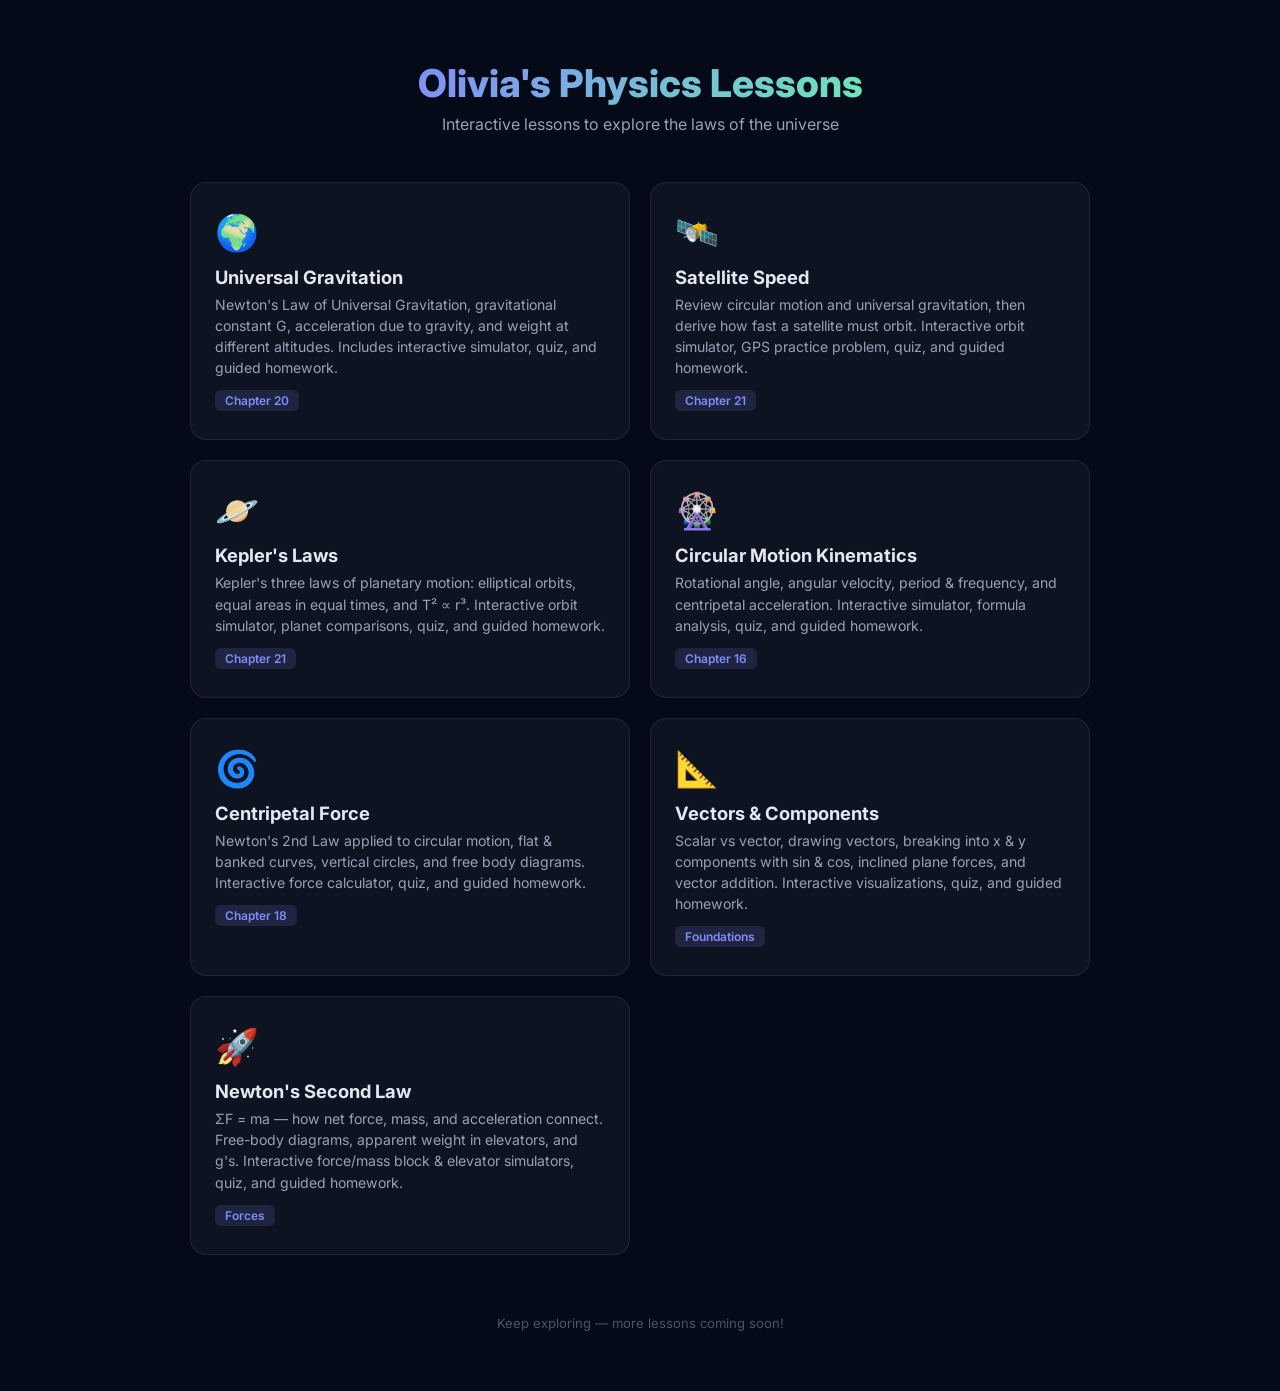
<file: index.html>
<!DOCTYPE html>
<html lang="en">
<head>
<meta charset="UTF-8">
<meta name="viewport" content="width=device-width, initial-scale=1.0">
<title>Olivia's Physics Lessons</title>
<style>
  @import url('https://fonts.googleapis.com/css2?family=Inter:wght@400;600;700;800&display=swap');
  * { margin:0; padding:0; box-sizing:border-box; }
  body {
    font-family:'Inter',sans-serif;
    background:#050a18;
    color:#e2e8f0;
    min-height:100vh;
    display:flex;
    flex-direction:column;
    align-items:center;
    padding:60px 20px;
  }
  h1 {
    font-size:2.4rem;
    font-weight:800;
    background:linear-gradient(135deg,#818cf8,#6ee7b7);
    -webkit-background-clip:text;
    -webkit-text-fill-color:transparent;
    margin-bottom:8px;
  }
  .subtitle {
    color:#94a3b8;
    font-size:1rem;
    margin-bottom:48px;
  }
  .lessons {
    display:grid;
    grid-template-columns:repeat(auto-fill,minmax(320px,1fr));
    gap:20px;
    width:100%;
    max-width:900px;
  }
  .lesson-card {
    background:rgba(255,255,255,0.04);
    border:1px solid rgba(255,255,255,0.08);
    border-radius:16px;
    padding:28px 24px;
    text-decoration:none;
    color:inherit;
    transition:all 0.25s ease;
    display:block;
  }
  .lesson-card:hover {
    background:rgba(129,140,248,0.08);
    border-color:rgba(129,140,248,0.3);
    transform:translateY(-4px);
    box-shadow:0 12px 40px rgba(129,140,248,0.12);
  }
  .lesson-icon {
    font-size:2.2rem;
    margin-bottom:12px;
  }
  .lesson-title {
    font-size:1.15rem;
    font-weight:700;
    color:#e2e8f0;
    margin-bottom:6px;
  }
  .lesson-desc {
    font-size:0.88rem;
    color:#94a3b8;
    line-height:1.5;
  }
  .lesson-tag {
    display:inline-block;
    margin-top:12px;
    padding:3px 10px;
    border-radius:6px;
    font-size:0.75rem;
    font-weight:600;
    background:rgba(129,140,248,0.15);
    color:#818cf8;
  }
  footer {
    margin-top:60px;
    color:#475569;
    font-size:0.82rem;
  }
</style>
</head>
<body>

<h1>Olivia's Physics Lessons</h1>
<p class="subtitle">Interactive lessons to explore the laws of the universe</p>

<div class="lessons">

  <a class="lesson-card" href="gravitation/lesson.html">
    <div class="lesson-icon">🌍</div>
    <div class="lesson-title">Universal Gravitation</div>
    <div class="lesson-desc">
      Newton's Law of Universal Gravitation, gravitational constant G,
      acceleration due to gravity, and weight at different altitudes.
      Includes interactive simulator, quiz, and guided homework.
    </div>
    <span class="lesson-tag">Chapter 20</span>
  </a>

  <a class="lesson-card" href="satellite-speed/lesson.html">
    <div class="lesson-icon">🛰️</div>
    <div class="lesson-title">Satellite Speed</div>
    <div class="lesson-desc">
      Review circular motion and universal gravitation, then derive how fast
      a satellite must orbit. Interactive orbit simulator, GPS practice problem,
      quiz, and guided homework.
    </div>
    <span class="lesson-tag">Chapter 21</span>
  </a>

  <a class="lesson-card" href="keplers-laws/lesson.html">
    <div class="lesson-icon">🪐</div>
    <div class="lesson-title">Kepler's Laws</div>
    <div class="lesson-desc">
      Kepler's three laws of planetary motion: elliptical orbits, equal areas
      in equal times, and T² ∝ r³. Interactive orbit simulator, planet
      comparisons, quiz, and guided homework.
    </div>
    <span class="lesson-tag">Chapter 21</span>
  </a>

  <a class="lesson-card" href="circular-motion/lesson.html">
    <div class="lesson-icon">🎡</div>
    <div class="lesson-title">Circular Motion Kinematics</div>
    <div class="lesson-desc">
      Rotational angle, angular velocity, period &amp; frequency, and
      centripetal acceleration. Interactive simulator, formula analysis,
      quiz, and guided homework.
    </div>
    <span class="lesson-tag">Chapter 16</span>
  </a>

  <a class="lesson-card" href="centripetal-force/lesson.html">
    <div class="lesson-icon">🌀</div>
    <div class="lesson-title">Centripetal Force</div>
    <div class="lesson-desc">
      Newton's 2nd Law applied to circular motion, flat &amp; banked curves,
      vertical circles, and free body diagrams. Interactive force calculator,
      quiz, and guided homework.
    </div>
    <span class="lesson-tag">Chapter 18</span>
  </a>

  <a class="lesson-card" href="vectors/lesson.html">
    <div class="lesson-icon">📐</div>
    <div class="lesson-title">Vectors &amp; Components</div>
    <div class="lesson-desc">
      Scalar vs vector, drawing vectors, breaking into x &amp; y components
      with sin &amp; cos, inclined plane forces, and vector addition.
      Interactive visualizations, quiz, and guided homework.
    </div>
    <span class="lesson-tag">Foundations</span>
  </a>

  <a class="lesson-card" href="newtons-2nd-law/lesson.html">
    <div class="lesson-icon">🚀</div>
    <div class="lesson-title">Newton's Second Law</div>
    <div class="lesson-desc">
      ΣF = ma — how net force, mass, and acceleration connect. Free-body
      diagrams, apparent weight in elevators, and g's. Interactive force/mass
      block &amp; elevator simulators, quiz, and guided homework.
    </div>
    <span class="lesson-tag">Forces</span>
  </a>

  <!-- Add more lessons here -->

</div>

<footer>Keep exploring — more lessons coming soon!</footer>

</body>
</html>
</file>
